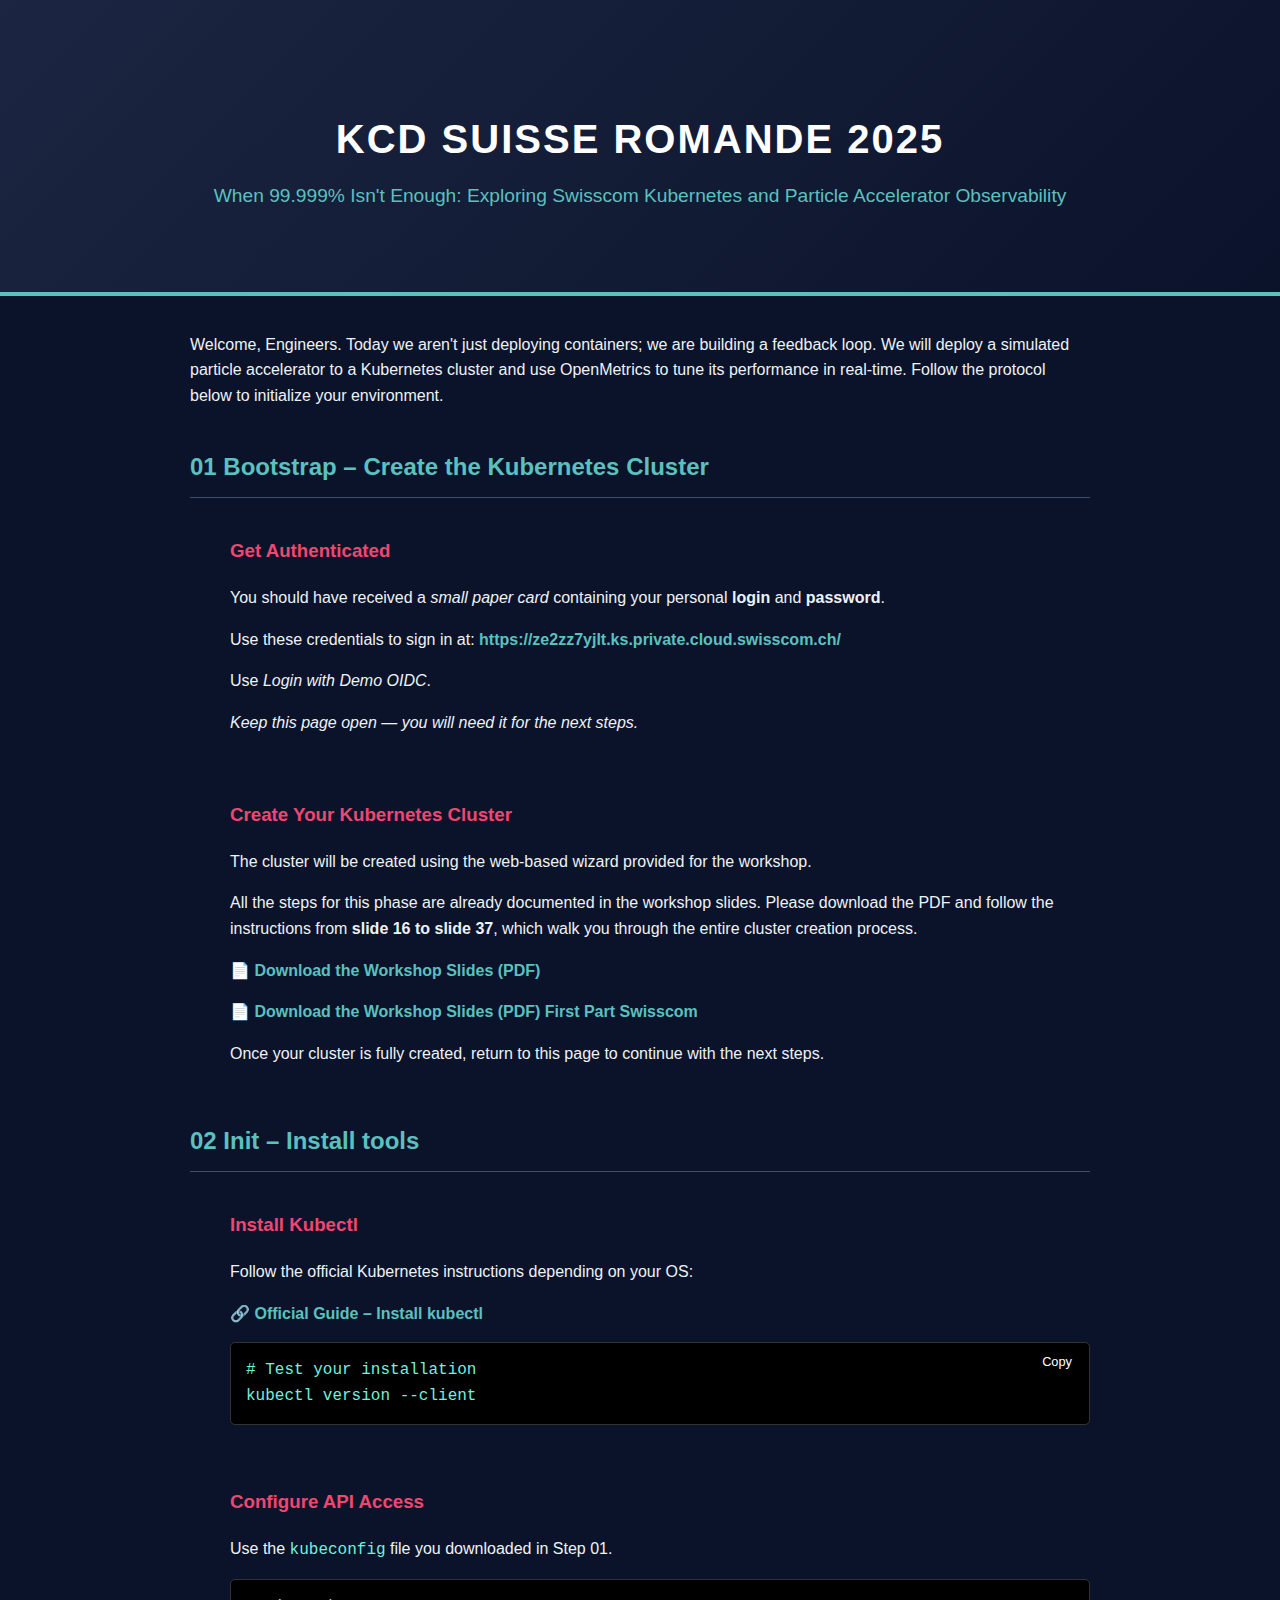
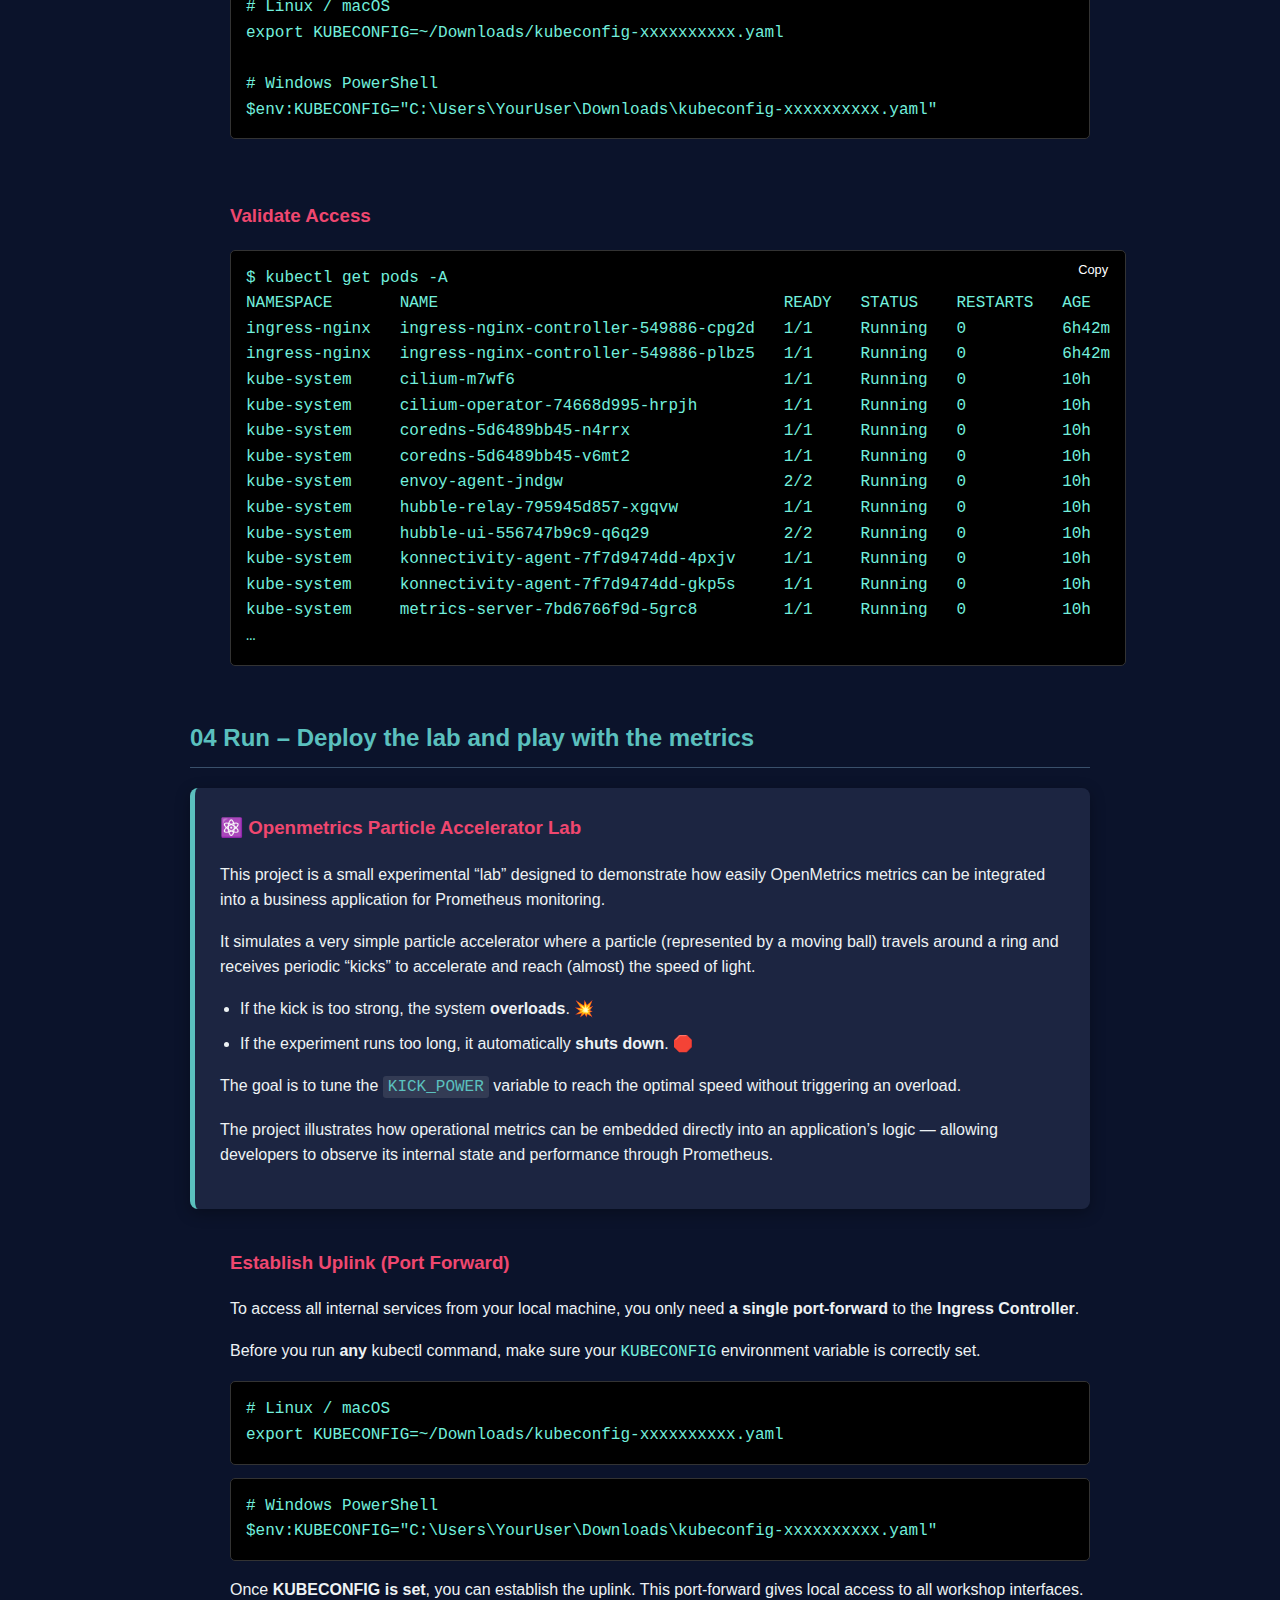
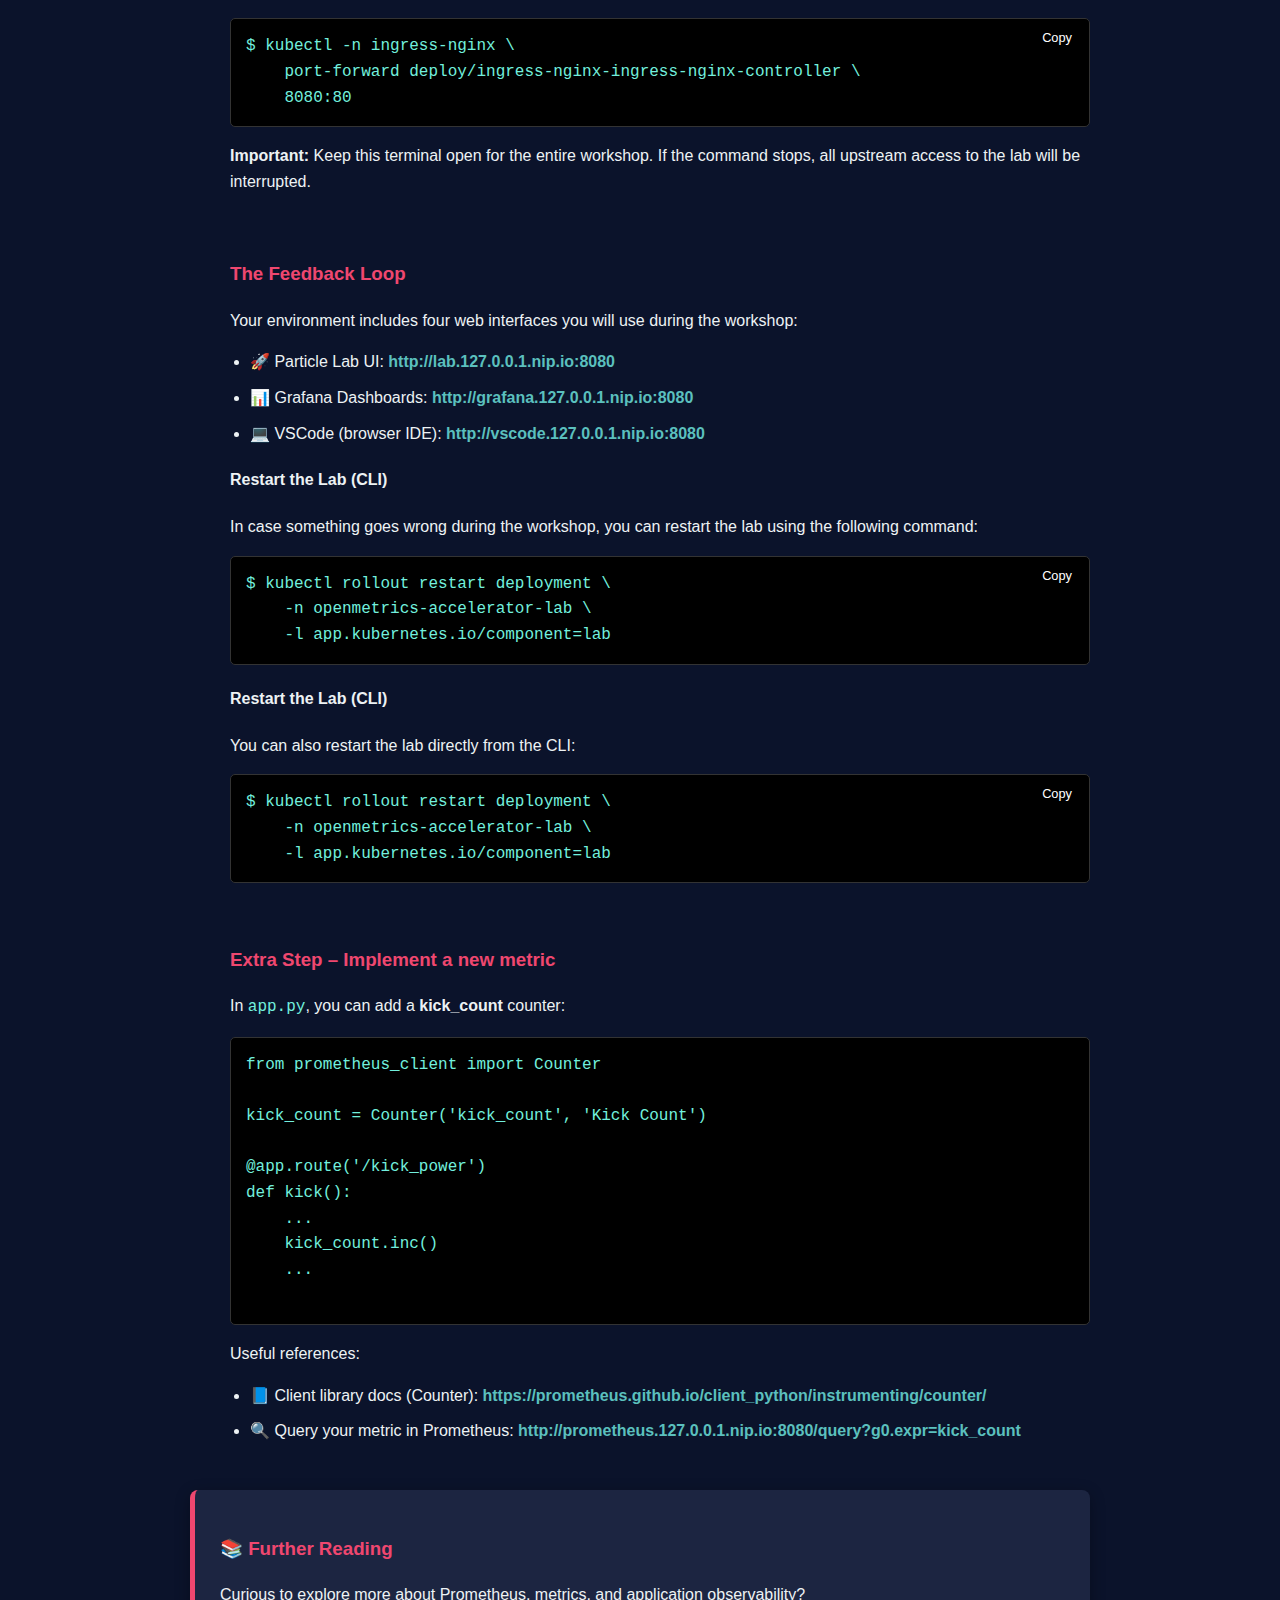
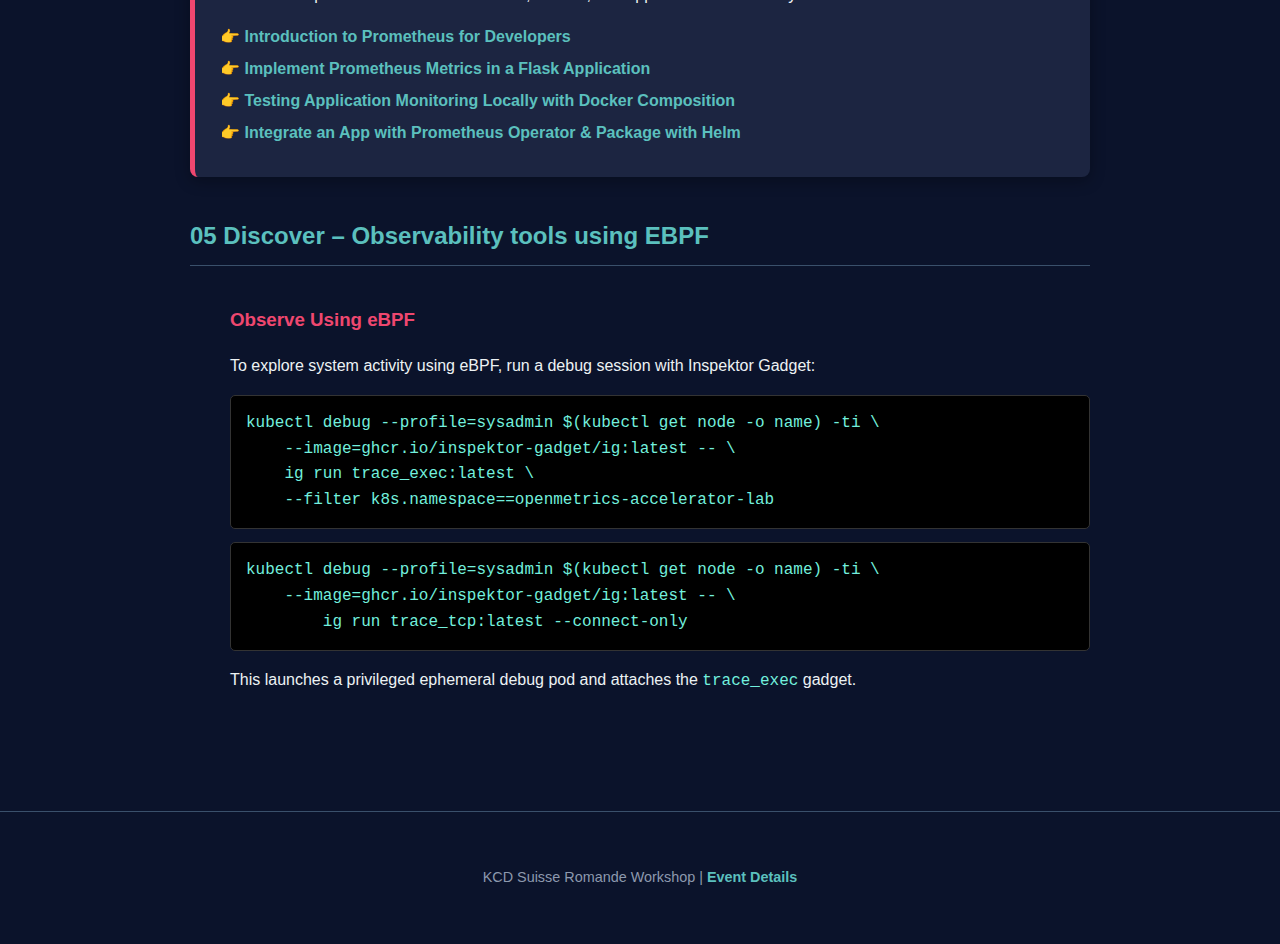
<file: docs/index.html>
<!DOCTYPE html>
<html lang="en">
<head>
    <meta charset="UTF-8">
    <meta name="viewport" content="width=device-width, initial-scale=1.0">
    <title>KCD Suisse Romande | Particle Accelerator Workshop</title>
    <link rel="stylesheet" href="styles.css">
</head>
<body>

    <header>
        <div class="container">
            <h1>KCD Suisse Romande 2025</h1>
            <div class="subtitle">When 99.999% Isn't Enough: Exploring Swisscom Kubernetes and Particle Accelerator Observability</div>
        </div>
    </header>

    <div class="container">

        <section>
            <p>Welcome, Engineers. Today we aren't just deploying containers; we are building a feedback loop. We will deploy a simulated particle accelerator to a Kubernetes cluster and use OpenMetrics to tune its performance in real-time. Follow the protocol below to initialize your environment.</p>
        </section>

        <section>
            <h2>01 Bootstrap &ndash; Create the Kubernetes Cluster</h2>

            <div class="step">
                <div class="step-content">
                    <h3>Get Authenticated</h3>
                    <p>You should have received a <em>small paper card</em> containing your personal <strong>login</strong> and
                        <strong>password</strong>.</p>
                    <p>Use these credentials to sign in at:
                        <a href="https://ze2zz7yjlt.ks.private.cloud.swisscom.ch/" target="_blank">https://ze2zz7yjlt.ks.private.cloud.swisscom.ch/</a>
                    </p>
                    <p>Use <em>Login with Demo OIDC</em>.</p>
                    <p><em>Keep this page open — you will need it for the next steps.</em></p>
                </div>
            </div>

            <div class="step">
                <div class="step-content">
                    <h3>Create Your Kubernetes Cluster</h3>

                    <p>The cluster will be created using the web-based wizard provided for the workshop.</p>

                    <p>
                        All the steps for this phase are already documented in the workshop slides.
                        Please download the PDF and follow the instructions from
                        <strong>slide 16 to slide 37</strong>, which walk you through the entire
                        cluster creation process.
                    </p>

                    <p><a class="download-link" href="slides.pdf" download>📄 Download the Workshop Slides (PDF)</a></p>

                    <p><a class="download-link" href="swisscom_slides.pdf" download>📄 Download the Workshop Slides (PDF) First Part Swisscom</a></p>

                    <p>Once your cluster is fully created, return to this page to continue with the next steps.</p>
                </div>
            </div>
        </section>

        <section>
            <h2>02 Init &ndash; Install tools</h2>

            <div class="step">
                <div class="step-content">
                    <h3>Install Kubectl</h3>

                    <p>Follow the official Kubernetes instructions depending on your OS:</p>
                    <p>
                        <a href="https://kubernetes.io/docs/tasks/tools/" target="_blank">
                            🔗 Official Guide – Install kubectl
                        </a>
                    </p>

                    <div class="code-block" data-command="kubectl version --client">
                        <button class="copy-button">Copy</button>
                        <pre><code># Test your installation
kubectl version --client</code></pre>
                    </div>
                </div>
            </div>
            <div class="step">
                <div class="step-content">
                    <h3>Configure API Access</h3>
                    <p>Use the <code>kubeconfig</code> file you downloaded in Step 01.</p>

                    <pre><code># Linux / macOS
export KUBECONFIG=~/Downloads/kubeconfig-xxxxxxxxxx.yaml

# Windows PowerShell
$env:KUBECONFIG="C:\Users\YourUser\Downloads\kubeconfig-xxxxxxxxxx.yaml"</code></pre>

                </div>
            </div>
            <div class="step">
                <div class="step-content">
                    <h3>Validate Access</h3>
                    <div class="code-block" data-command="kubectl get pods -A">
                        <button class="copy-button">Copy</button>
                        <pre><code>$ kubectl get pods -A
NAMESPACE       NAME                                    READY   STATUS    RESTARTS   AGE
ingress-nginx   ingress-nginx-controller-549886-cpg2d   1/1     Running   0          6h42m
ingress-nginx   ingress-nginx-controller-549886-plbz5   1/1     Running   0          6h42m
kube-system     cilium-m7wf6                            1/1     Running   0          10h
kube-system     cilium-operator-74668d995-hrpjh         1/1     Running   0          10h
kube-system     coredns-5d6489bb45-n4rrx                1/1     Running   0          10h
kube-system     coredns-5d6489bb45-v6mt2                1/1     Running   0          10h
kube-system     envoy-agent-jndgw                       2/2     Running   0          10h
kube-system     hubble-relay-795945d857-xgqvw           1/1     Running   0          10h
kube-system     hubble-ui-556747b9c9-q6q29              2/2     Running   0          10h
kube-system     konnectivity-agent-7f7d9474dd-4pxjv     1/1     Running   0          10h
kube-system     konnectivity-agent-7f7d9474dd-gkp5s     1/1     Running   0          10h
kube-system     metrics-server-7bd6766f9d-5grc8         1/1     Running   0          10h
…</code></pre>
                    </div>
                </div>
            </div>
        </section>

        <section>
            <h2>04 Run &ndash; Deploy the lab and play with the metrics</h2>

            <div class="card">
                <h3 style="margin-top:0;">⚛️ Openmetrics Particle Accelerator Lab</h3>
                <p>
                    This project is a small experimental “lab” designed to demonstrate how easily
                    OpenMetrics metrics can be integrated into a business application for
                    Prometheus monitoring.
                </p>
                <p>
                    It simulates a very simple particle accelerator where a particle
                    (represented by a moving ball) travels around a ring and receives periodic
                    “kicks” to accelerate and reach (almost) the speed of light.
                </p>
                <ul>
                    <li>If the kick is too strong, the system <strong>overloads</strong>. 💥</li>
                    <li>If the experiment runs too long, it automatically <strong>shuts down</strong>. 🛑</li>
                </ul>
                <p>
                    The goal is to tune the <span class="inline-code">KICK_POWER</span> variable to reach the optimal speed
                    without triggering an overload.
                </p>
                <p>
                    The project illustrates how operational metrics can be embedded directly into
                    an application’s logic — allowing developers to observe its internal state and
                    performance through Prometheus.
                </p>
            </div>

            <div class="step">
                <div class="step-content">
                    <h3>Establish Uplink (Port Forward)</h3>

                    <p>
                        To access all internal services from your local machine, you only need
                        <strong>a single port-forward</strong> to the <strong>Ingress Controller</strong>.
                    </p>

                    <p>
                        Before you run <strong>any</strong> kubectl command, make sure your
                        <code>KUBECONFIG</code> environment variable is correctly set.
                    </p>

                    <div class="code-block">
                        <pre><code># Linux / macOS
export KUBECONFIG=~/Downloads/kubeconfig-xxxxxxxxxx.yaml</code></pre>
                    </div>
                    <div class="code-block">
            <pre><code># Windows PowerShell
$env:KUBECONFIG="C:\Users\YourUser\Downloads\kubeconfig-xxxxxxxxxx.yaml"</code></pre>
                    </div>

                    <p>
                        Once <strong>KUBECONFIG is set</strong>, you can establish the uplink.
                        This port-forward gives local access to all workshop interfaces.
                    </p>

                    <div class="code-block" data-command="kubectl -n ingress-nginx port-forward deploy/ingress-nginx-ingress-nginx-controller 8080:80">
                        <button class="copy-button">Copy</button>
                        <pre><code>$ kubectl -n ingress-nginx \
    port-forward deploy/ingress-nginx-ingress-nginx-controller \
    8080:80</code></pre>
                    </div>

                    <p>
                        <strong>Important:</strong> Keep this terminal open for the entire workshop.
                        If the command stops, all upstream access to the lab will be interrupted.
                    </p>
                </div>
            </div>


            <div class="step">
                <div class="step-content">
                    <h3>The Feedback Loop</h3>

                    <p>Your environment includes four web interfaces you will use during the workshop:</p>

                    <ul>
                        <li>🚀 Particle Lab UI: <a href="http://lab.127.0.0.1.nip.io:8080" target="_blank">http://lab.127.0.0.1.nip.io:8080</a></li>
                        <li>📊 Grafana Dashboards: <a href="http://grafana.127.0.0.1.nip.io:8080" target="_blank">http://grafana.127.0.0.1.nip.io:8080</a></li>
                        <li>💻 VSCode (browser IDE): <a href="http://vscode.127.0.0.1.nip.io:8080" target="_blank">http://vscode.127.0.0.1.nip.io:8080</a></li>
                    </ul>

                    <h4>Restart the Lab (CLI)</h4>
                    <p>
                        In case something goes wrong during the workshop, you can restart the lab
                        using the following command:
                    </p>

                    <div class="code-block" data-command="kubectl rollout restart deployment -n openmetrics-accelerator-lab -l app.kubernetes.io/component=lab">
                        <button class="copy-button">Copy</button>
                    <pre><code>$ kubectl rollout restart deployment \
    -n openmetrics-accelerator-lab \
    -l app.kubernetes.io/component=lab</code></pre>
                    </div>

                    <h4>Restart the Lab (CLI)</h4>
                    <p>You can also restart the lab directly from the CLI:</p>

                    <div class="code-block" data-command="kubectl rollout restart deployment -n openmetrics-accelerator-lab -l app.kubernetes.io/component=lab">
                        <button class="copy-button">Copy</button>
                    <pre><code>$ kubectl rollout restart deployment \
    -n openmetrics-accelerator-lab \
    -l app.kubernetes.io/component=lab</code></pre>
                    </div>
                </div>
            </div>

            <div class="step">
                <div class="step-content">
                    <h3>Extra Step – Implement a new metric</h3>
                    <p>In <code>app.py</code>, you can add a <strong>kick_count</strong> counter:</p>

                    <pre><code>from prometheus_client import Counter

kick_count = Counter('kick_count', 'Kick Count')

@app.route('/kick_power')
def kick():
    ...
    kick_count.inc()
    ...
            </code></pre>

                    <p>Useful references:</p>
                    <ul>
                        <li>📘 Client library docs (Counter):
                            <a target="_blank" href="https://prometheus.github.io/client_python/instrumenting/counter/">
                                https://prometheus.github.io/client_python/instrumenting/counter/
                            </a>
                        </li>
                        <li>🔍 Query your metric in Prometheus:
                            <a target="_blank" href="http://prometheus.127.0.0.1.nip.io:8080/query?g0.expr=kick_count">
                                http://prometheus.127.0.0.1.nip.io:8080/query?g0.expr=kick_count
                            </a>
                        </li>
                    </ul>
                </div>
            </div>
        </section>

        <section>
            <div class="card warning">
                <h3>📚 Further Reading</h3>
                <p>Curious to explore more about Prometheus, metrics, and application observability?</p>

                <ul class="links-list">
                    <li>
                        <a href="https://dev.to/camptocamp-ops/intro-to-prometheus-for-developers-675" target="_blank">
                            👉 Introduction to Prometheus for Developers
                        </a>
                    </li>
                    <li>
                        <a href="https://dev.to/camptocamp-ops/implement-prometheus-metrics-in-a-flask-application-p18" target="_blank">
                            👉 Implement Prometheus Metrics in a Flask Application
                        </a>
                    </li>
                    <li>
                        <a href="https://dev.to/camptocamp-ops/testing-application-monitoring-locally-with-a-docker-composition-47hn" target="_blank">
                            👉 Testing Application Monitoring Locally with Docker Composition
                        </a>
                    </li>
                    <li>
                        <a href="https://dev.to/camptocamp-ops/integrate-an-application-with-prometheus-operator-and-package-with-a-helm-chart-1159" target="_blank">
                            👉 Integrate an App with Prometheus Operator & Package with Helm
                        </a>
                    </li>
                </ul>
            </div>
        </section>

        <section>
            <h2>05 Discover &ndash; Observability tools using EBPF</h2>

            <div class="step">
                <div class="step-content">
                    <h3>Observe Using eBPF</h3>

                    <p>To explore system activity using eBPF, run a debug session with Inspektor Gadget:</p>

                    <pre><code>kubectl debug --profile=sysadmin $(kubectl get node -o name) -ti \
    --image=ghcr.io/inspektor-gadget/ig:latest -- \
    ig run trace_exec:latest \
    --filter k8s.namespace==openmetrics-accelerator-lab</code></pre>

<pre><code>kubectl debug --profile=sysadmin $(kubectl get node -o name) -ti \
    --image=ghcr.io/inspektor-gadget/ig:latest -- \
        ig run trace_tcp:latest --connect-only</code></pre>


                    <p>This launches a privileged ephemeral debug pod and attaches the <code>trace_exec</code> gadget.</p>
                </div>
            </div>

    </div>

    <footer>
        <p>KCD Suisse Romande Workshop | <a href="https://community.cncf.io/events/details/cncf-kcd-suisse-romande-presents-kcd-suisse-romande/" target="_blank">Event Details</a></p>
    </footer>
    <script>
    document.addEventListener('click', function(e) {
        if (!e.target.classList.contains('copy-button')) return;

        const block = e.target.closest('.code-block');
        const command = block.dataset.command;

        navigator.clipboard.writeText(command).then(() => {
            e.target.textContent = "Copied!";
            setTimeout(() => e.target.textContent = "Copy", 1200);
        });
    });
    </script>
</body>
</html>
</file>
<file: docs/styles.css>
:root {
    /* KCD / CNCF Inspired Palette */
    --bg-color: #0b132b; /* Deep Navy */
    --card-bg: #1c2541;   /* Lighter Navy */
    --text-color: #edf2f4;
    --accent-color: #5bc0be; /* Teal */
    --highlight-color: #ef476f; /* Pink/Red for accents */
    --code-bg: #000000;
    --font-main: 'Segoe UI', Roboto, Helvetica, Arial, sans-serif;
    --font-mono: 'Courier New', Courier, monospace;
}

body {
    font-family: var(--font-main);
    background-color: var(--bg-color);
    color: var(--text-color);
    margin: 0;
    padding: 0;
    line-height: 1.6;
}

/* Layout */
.container {
    max-width: 900px;
    margin: 0 auto;
    padding: 20px;
}

/* Header */
header {
    text-align: center;
    padding: 60px 20px;
    background: linear-gradient(135deg, #1c2541 0%, #0b132b 100%);
    border-bottom: 4px solid var(--accent-color);
}

h1 {
    font-size: 2.5rem;
    margin-bottom: 10px;
    color: #ffffff;
    text-transform: uppercase;
    letter-spacing: 2px;
}

h2 {
    color: var(--accent-color);
    margin-top: 40px;
    border-bottom: 1px solid #3a506b;
    padding-bottom: 10px;
}

h3 {
    color: var(--highlight-color);
}

.subtitle {
    font-size: 1.2rem;
    color: var(--accent-color);
    font-weight: 300;
}

/* Cards */
.card {
    background-color: var(--card-bg);
    border-radius: 8px;
    padding: 25px;
    margin-bottom: 20px;
    box-shadow: 0 4px 15px rgba(0,0,0,0.3);
    border-left: 5px solid var(--accent-color);
}

.card.warning {
    border-left-color: var(--highlight-color);
}

/* Code Blocks */
pre {
    background-color: var(--code-bg);
    padding: 15px;
    border-radius: 5px;
    overflow-x: auto;
    border: 1px solid #333;
}

code {
    font-family: var(--font-mono);
    color: #72efdd;
}

.inline-code {
    background-color: rgba(255,255,255,0.1);
    padding: 2px 5px;
    border-radius: 3px;
    font-family: var(--font-mono);
    color: var(--accent-color);
}

/* Links */
a {
    color: var(--accent-color);
    text-decoration: none;
    font-weight: bold;
    transition: color 0.3s;
}

a:hover {
    color: var(--highlight-color);
    text-decoration: underline;
}

/* Lists */
ul, ol {
    padding-left: 20px;
}

li {
    margin-bottom: 10px;
}

/* Steps Timeline */
.step {
    display: flex;
    margin-bottom: 30px;
    margin-left: 40px;
}

.step-content {
    flex-grow: 1;
}

footer {
    text-align: center;
    padding: 40px;
    font-size: 0.9rem;
    color: #8d99ae;
    border-top: 1px solid #3a506b;
    margin-top: 50px;
}
.code-block {
    position: relative;
}

.copy-button {
    position: absolute;
    top: 8px;
    right: 8px;
    padding: 4px 10px;
    border: none;
    background: var(--accent);
    color: white;
    border-radius: 4px;
    font-size: 0.8rem;
    cursor: pointer;
}

.copy-button:hover {
    background: #2568d8;
}

.links-list {
    list-style: none;
    padding-left: 0;
    margin: 0;
}

.links-list li {
    margin: 0.4rem 0;
}
</file>
